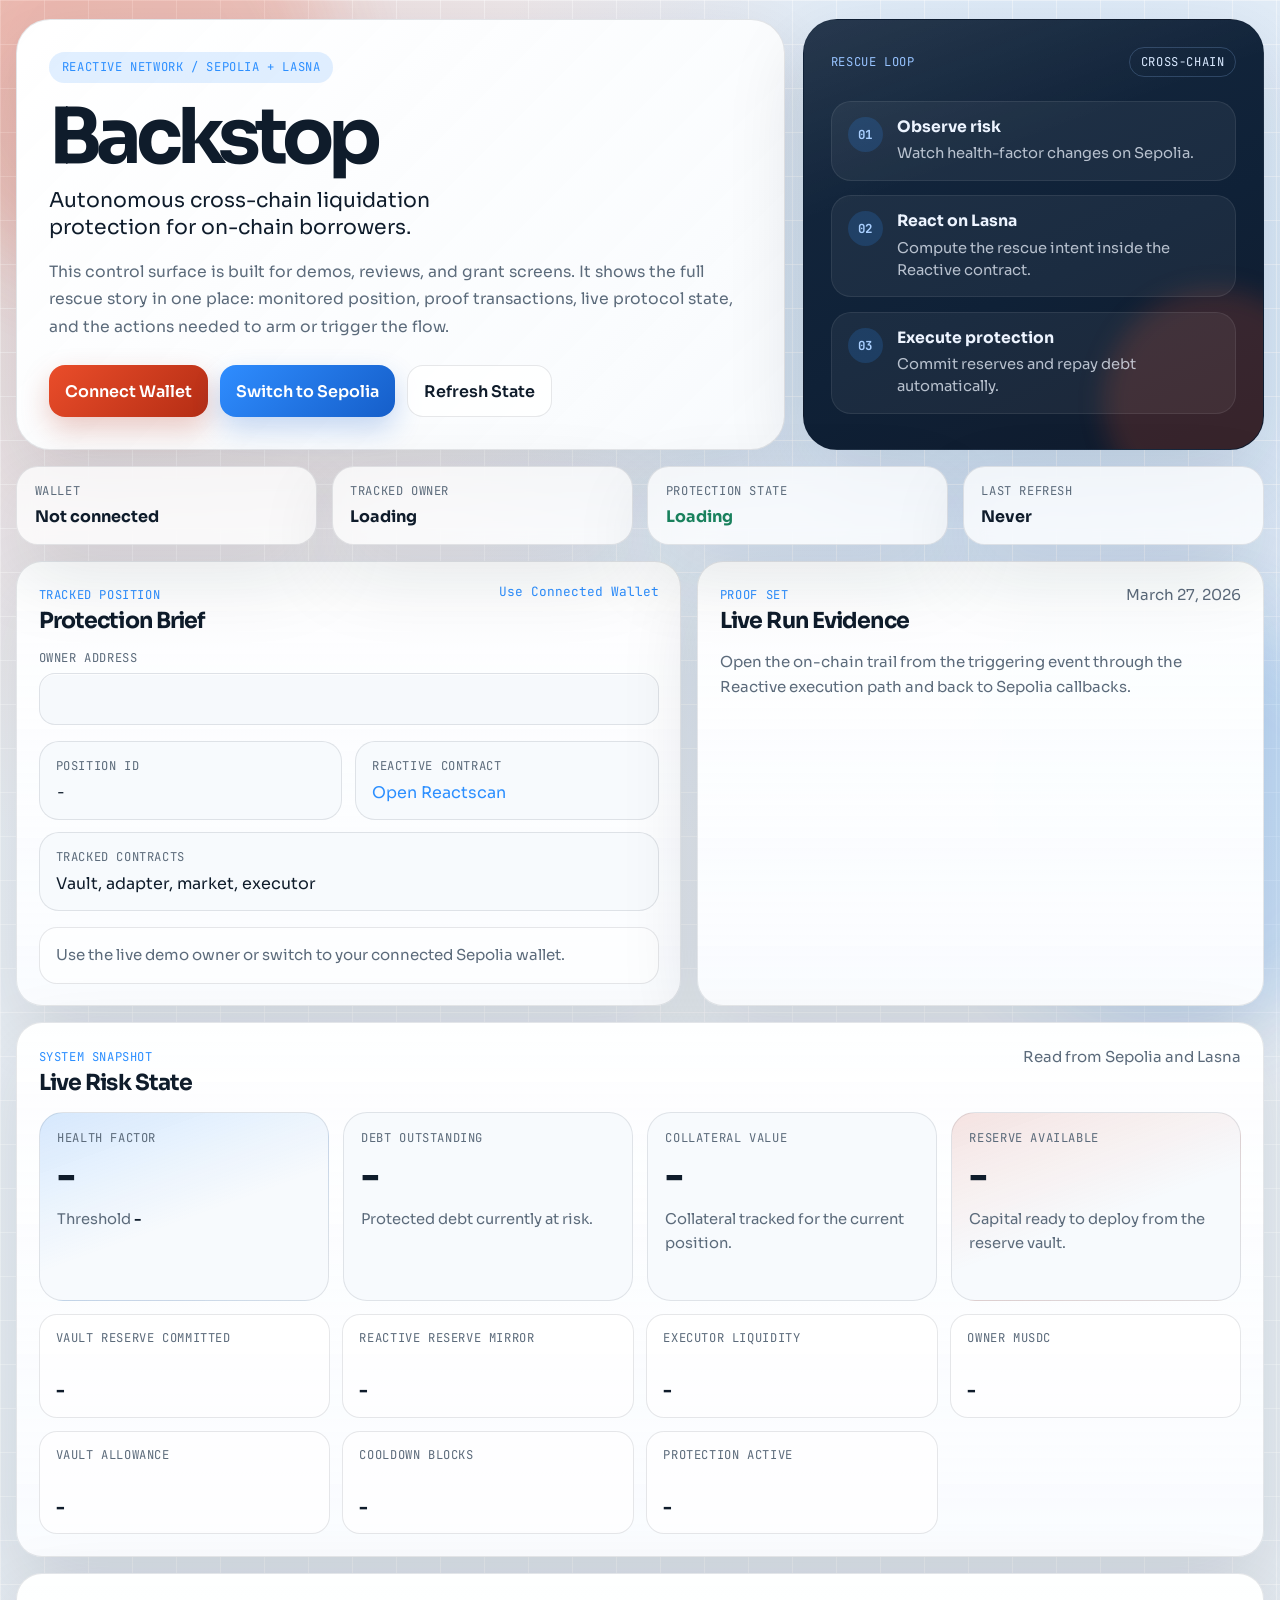
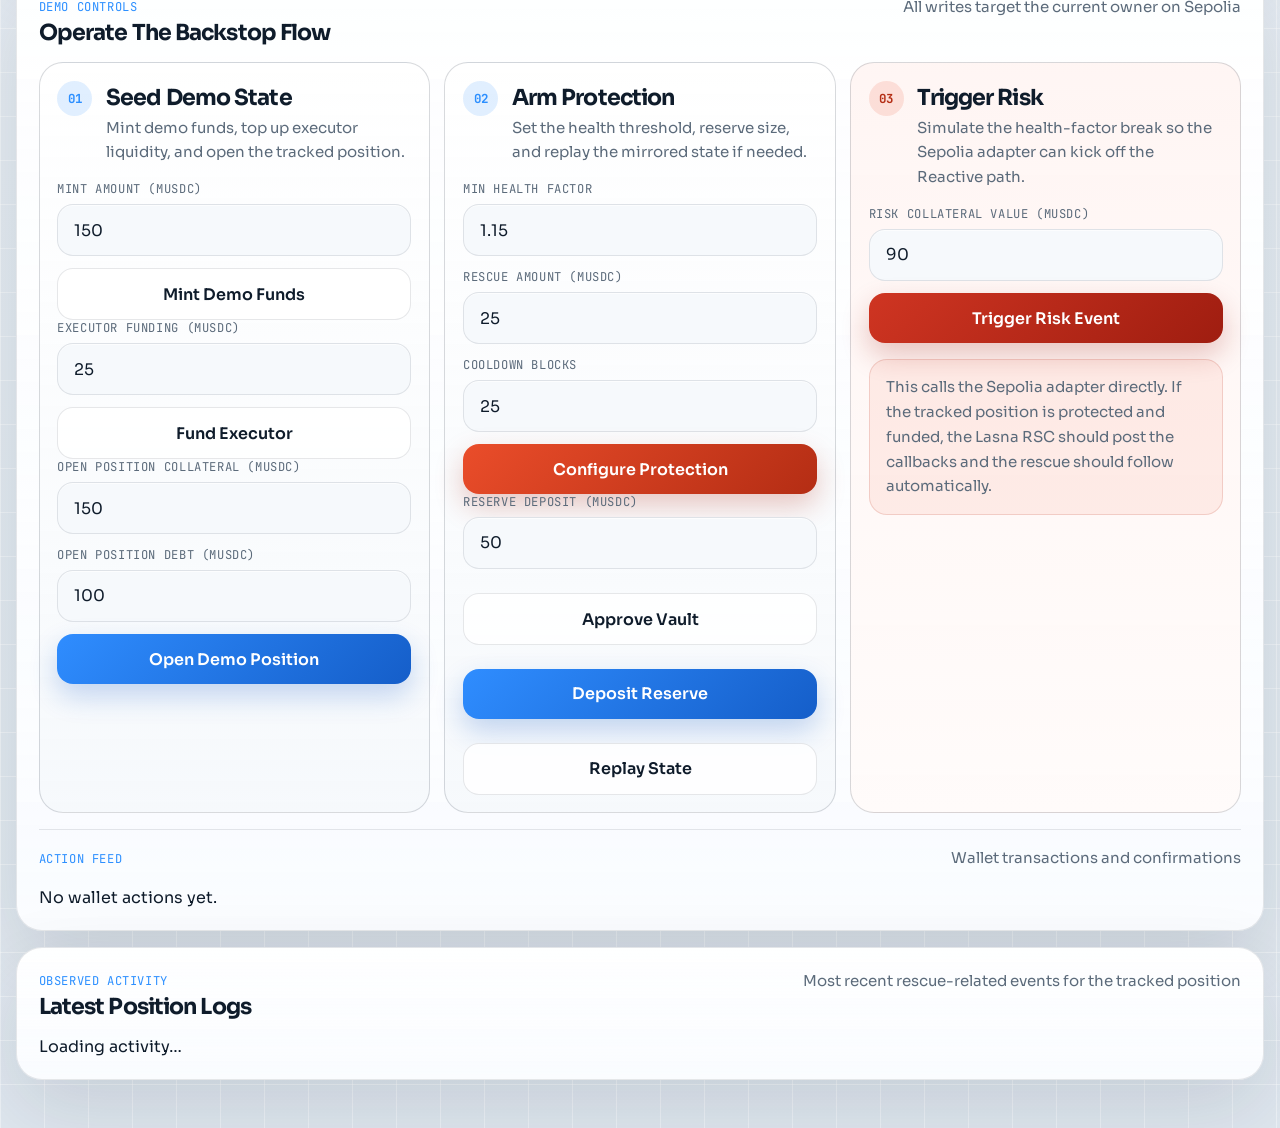
<file: src/demos/backstop/ui/index.html>
<!doctype html>
<html lang="en">
  <head>
    <meta charset="utf-8" />
    <meta
      name="viewport"
      content="width=device-width, initial-scale=1, viewport-fit=cover"
    />
    <title>Backstop Control Room</title>
    <meta
      name="description"
      content="Backstop demo dashboard for Sepolia and Reactive Lasna."
    />
    <link rel="preconnect" href="https://fonts.googleapis.com" />
    <link rel="preconnect" href="https://fonts.gstatic.com" crossorigin />
    <link
      href="https://fonts.googleapis.com/css2?family=Sora:wght@400;500;600;700&family=JetBrains+Mono:wght@400;500;700&display=swap"
      rel="stylesheet"
    />
    <link rel="stylesheet" href="./styles.css" />
  </head>
  <body>
    <div class="backdrop backdrop--north"></div>
    <div class="backdrop backdrop--south"></div>

    <div class="shell">
      <header class="masthead">
        <div class="masthead__copy">
          <div class="eyebrow">Reactive Network / Sepolia + Lasna</div>
          <h1>Backstop</h1>
          <p class="lead">
            Autonomous cross-chain liquidation protection for on-chain borrowers.
          </p>
          <p class="hero-text">
            This control surface is built for demos, reviews, and grant screens.
            It shows the full rescue story in one place: monitored position,
            proof transactions, live protocol state, and the actions needed to
            arm or trigger the flow.
          </p>

          <div class="hero-actions">
            <button id="connectWallet" class="button button--primary">
              Connect Wallet
            </button>
            <button id="switchSepolia" class="button button--secondary">
              Switch to Sepolia
            </button>
            <button id="refreshState" class="button button--ghost">
              Refresh State
            </button>
          </div>
        </div>

        <div class="signal-card">
          <div class="signal-card__header">
            <span class="signal-card__label">Rescue Loop</span>
            <span class="signal-card__network">Cross-chain</span>
          </div>
          <div class="signal-flow">
            <div class="signal-flow__step">
              <span class="signal-flow__index">01</span>
              <div>
                <strong>Observe risk</strong>
                <p>Watch health-factor changes on Sepolia.</p>
              </div>
            </div>
            <div class="signal-flow__step">
              <span class="signal-flow__index">02</span>
              <div>
                <strong>React on Lasna</strong>
                <p>Compute the rescue intent inside the Reactive contract.</p>
              </div>
            </div>
            <div class="signal-flow__step">
              <span class="signal-flow__index">03</span>
              <div>
                <strong>Execute protection</strong>
                <p>Commit reserves and repay debt automatically.</p>
              </div>
            </div>
          </div>
        </div>
      </header>

      <section class="status-strip">
        <article class="status-card">
          <span class="status-card__label">Wallet</span>
          <strong id="walletAddress" class="status-card__value">Not connected</strong>
        </article>
        <article class="status-card">
          <span class="status-card__label">Tracked Owner</span>
          <strong id="trackedOwnerBadge" class="status-card__value">Loading</strong>
        </article>
        <article class="status-card">
          <span class="status-card__label">Protection State</span>
          <strong id="healthBadge" class="status-card__value status-safe">Loading</strong>
        </article>
        <article class="status-card">
          <span class="status-card__label">Last Refresh</span>
          <strong id="lastRefresh" class="status-card__value">Never</strong>
        </article>
      </section>

      <main class="layout">
        <section class="panel panel--position">
          <div class="panel__header">
            <div>
              <span class="panel__eyebrow">Tracked Position</span>
              <h2>Protection Brief</h2>
            </div>
            <button id="useConnectedWallet" class="text-button">
              Use Connected Wallet
            </button>
          </div>

          <label class="field">
            <span>Owner Address</span>
            <input
              id="ownerAddressInput"
              type="text"
              spellcheck="false"
              autocomplete="off"
            />
          </label>

          <div class="brief-grid">
            <article class="brief-card">
              <span>Position ID</span>
              <code id="positionIdValue">-</code>
            </article>
            <article class="brief-card">
              <span>Reactive Contract</span>
              <a
                id="reactiveContractLink"
                href="#"
                target="_blank"
                rel="noreferrer"
              >
                Open Reactscan
              </a>
            </article>
            <article class="brief-card brief-card--wide">
              <span>Tracked Contracts</span>
              <div id="contractSummary" class="brief-card__summary">
                Vault, adapter, market, executor
              </div>
            </article>
          </div>

          <div id="ownerHint" class="note">
            Use the live demo owner or switch to your connected Sepolia wallet.
          </div>
        </section>

        <section class="panel panel--proof">
          <div class="panel__header">
            <div>
              <span class="panel__eyebrow">Proof Set</span>
              <h2>Live Run Evidence</h2>
            </div>
            <span class="subtle">March 27, 2026</span>
          </div>

          <p class="panel-copy">
            Open the on-chain trail from the triggering event through the
            Reactive execution path and back to Sepolia callbacks.
          </p>

          <div id="proofLinks" class="proof-list"></div>
        </section>

        <section class="panel panel--wide">
          <div class="panel__header">
            <div>
              <span class="panel__eyebrow">System Snapshot</span>
              <h2>Live Risk State</h2>
            </div>
            <span class="subtle">Read from Sepolia and Lasna</span>
          </div>

          <div class="snapshot-grid">
            <article class="snapshot-card snapshot-card--primary">
              <span class="snapshot-card__label">Health Factor</span>
              <strong id="metricHealthFactor" class="snapshot-card__value">-</strong>
              <p>
                Threshold
                <span id="metricMinHealthFactor" class="snapshot-card__inline">-</span>
              </p>
            </article>

            <article class="snapshot-card">
              <span class="snapshot-card__label">Debt Outstanding</span>
              <strong id="metricDebtOutstanding" class="snapshot-card__value">-</strong>
              <p>Protected debt currently at risk.</p>
            </article>

            <article class="snapshot-card">
              <span class="snapshot-card__label">Collateral Value</span>
              <strong id="metricCollateralValue" class="snapshot-card__value">-</strong>
              <p>Collateral tracked for the current position.</p>
            </article>

            <article class="snapshot-card snapshot-card--accent">
              <span class="snapshot-card__label">Reserve Available</span>
              <strong id="metricReserveAvailable" class="snapshot-card__value">-</strong>
              <p>Capital ready to deploy from the reserve vault.</p>
            </article>
          </div>

          <div class="detail-grid">
            <article class="detail-card">
              <span class="detail-card__label">Vault Reserve Committed</span>
              <strong id="metricReserveCommitted">-</strong>
            </article>
            <article class="detail-card">
              <span class="detail-card__label">Reactive Reserve Mirror</span>
              <strong id="metricReactiveReserve">-</strong>
            </article>
            <article class="detail-card">
              <span class="detail-card__label">Executor Liquidity</span>
              <strong id="metricExecutorLiquidity">-</strong>
            </article>
            <article class="detail-card">
              <span class="detail-card__label">Owner mUSDC</span>
              <strong id="metricOwnerBalance">-</strong>
            </article>
            <article class="detail-card">
              <span class="detail-card__label">Vault Allowance</span>
              <strong id="metricVaultAllowance">-</strong>
            </article>
            <article class="detail-card">
              <span class="detail-card__label">Cooldown Blocks</span>
              <strong id="metricCooldown">-</strong>
            </article>
            <article class="detail-card">
              <span class="detail-card__label">Protection Active</span>
              <strong id="metricProtectionActive">-</strong>
            </article>
          </div>
        </section>

        <section class="panel panel--wide">
          <div class="panel__header">
            <div>
              <span class="panel__eyebrow">Demo Controls</span>
              <h2>Operate The Backstop Flow</h2>
            </div>
            <span class="subtle">All writes target the current owner on Sepolia</span>
          </div>

          <div class="action-layout">
            <section class="action-card">
              <div class="action-card__top">
                <span class="action-card__index">01</span>
                <div>
                  <h3>Seed Demo State</h3>
                  <p>Mint demo funds, top up executor liquidity, and open the tracked position.</p>
                </div>
              </div>

              <label class="field">
                <span>Mint Amount (mUSDC)</span>
                <input id="mintAmountInput" type="text" value="150" />
              </label>
              <button id="mintDemoFunds" class="button button--ghost">
                Mint Demo Funds
              </button>

              <label class="field">
                <span>Executor Funding (mUSDC)</span>
                <input id="executorFundingInput" type="text" value="25" />
              </label>
              <button id="fundExecutor" class="button button--ghost">
                Fund Executor
              </button>

              <label class="field">
                <span>Open Position Collateral (mUSDC)</span>
                <input id="openCollateralInput" type="text" value="150" />
              </label>
              <label class="field">
                <span>Open Position Debt (mUSDC)</span>
                <input id="openDebtInput" type="text" value="100" />
              </label>
              <button id="openPosition" class="button button--secondary">
                Open Demo Position
              </button>
            </section>

            <section class="action-card">
              <div class="action-card__top">
                <span class="action-card__index">02</span>
                <div>
                  <h3>Arm Protection</h3>
                  <p>Set the health threshold, reserve size, and replay the mirrored state if needed.</p>
                </div>
              </div>

              <label class="field">
                <span>Min Health Factor</span>
                <input id="minHealthFactorInput" type="text" value="1.15" />
              </label>
              <label class="field">
                <span>Rescue Amount (mUSDC)</span>
                <input id="rescueAmountInput" type="text" value="25" />
              </label>
              <label class="field">
                <span>Cooldown Blocks</span>
                <input id="cooldownBlocksInput" type="number" value="25" />
              </label>
              <button id="configureProtection" class="button button--primary">
                Configure Protection
              </button>

              <label class="field">
                <span>Reserve Deposit (mUSDC)</span>
                <input id="reserveDepositInput" type="text" value="50" />
              </label>
              <div class="button-stack">
                <button id="approveVault" class="button button--ghost">
                  Approve Vault
                </button>
                <button id="depositReserve" class="button button--secondary">
                  Deposit Reserve
                </button>
                <button id="replayState" class="button button--ghost">
                  Replay State
                </button>
              </div>
            </section>

            <section class="action-card action-card--danger">
              <div class="action-card__top">
                <span class="action-card__index">03</span>
                <div>
                  <h3>Trigger Risk</h3>
                  <p>
                    Simulate the health-factor break so the Sepolia adapter can kick off the Reactive path.
                  </p>
                </div>
              </div>

              <label class="field">
                <span>Risk Collateral Value (mUSDC)</span>
                <input id="riskCollateralInput" type="text" value="90" />
              </label>
              <button id="triggerRisk" class="button button--danger">
                Trigger Risk Event
              </button>

              <div class="note note--warning">
                This calls the Sepolia adapter directly. If the tracked position is
                protected and funded, the Lasna RSC should post the callbacks and
                the rescue should follow automatically.
              </div>
            </section>
          </div>

          <div class="feed-shell">
            <div class="feed-shell__header">
              <span class="panel__eyebrow">Action Feed</span>
              <span class="subtle">Wallet transactions and confirmations</span>
            </div>
            <div id="actionFeed" class="action-feed">No wallet actions yet.</div>
          </div>
        </section>

        <section class="panel panel--wide">
          <div class="panel__header">
            <div>
              <span class="panel__eyebrow">Observed Activity</span>
              <h2>Latest Position Logs</h2>
            </div>
            <span class="subtle">Most recent rescue-related events for the tracked position</span>
          </div>

          <div id="activityFeed" class="activity-feed">Loading activity…</div>
        </section>
      </main>
    </div>

    <script type="module" src="./app.js"></script>
  </body>
</html>
</file>
<file: src/demos/backstop/ui/styles.css>
:root {
  --bg: #dbe4ec;
  --canvas: #f5f7fa;
  --panel: rgba(251, 253, 255, 0.9);
  --panel-strong: #ffffff;
  --panel-dark: #0f2137;
  --ink: #0f1c2b;
  --muted: #5c6b7b;
  --line: rgba(15, 28, 43, 0.1);
  --line-strong: rgba(15, 28, 43, 0.16);
  --accent: #ea4d2a;
  --accent-deep: #b42d14;
  --accent-soft: rgba(234, 77, 42, 0.14);
  --signal: #2c8fff;
  --signal-soft: rgba(44, 143, 255, 0.14);
  --safe: #19815d;
  --watch: #9d6a00;
  --danger: #b42318;
  --shadow-lg: 0 28px 80px rgba(15, 28, 43, 0.12);
  --shadow-md: 0 12px 34px rgba(15, 28, 43, 0.1);
  --radius-xl: 34px;
  --radius-lg: 26px;
  --radius-md: 18px;
}

* {
  box-sizing: border-box;
}

html {
  min-height: 100%;
  background:
    radial-gradient(circle at top left, rgba(234, 77, 42, 0.18), transparent 28%),
    radial-gradient(circle at 82% 12%, rgba(44, 143, 255, 0.16), transparent 24%),
    linear-gradient(180deg, #edf2f7 0%, #dfe7ef 100%);
}

body {
  margin: 0;
  min-height: 100vh;
  color: var(--ink);
  font-family: "Sora", sans-serif;
  background-image:
    linear-gradient(rgba(255, 255, 255, 0.42) 1px, transparent 1px),
    linear-gradient(90deg, rgba(255, 255, 255, 0.42) 1px, transparent 1px);
  background-size: 44px 44px;
}

a {
  color: inherit;
}

button,
input {
  font: inherit;
}

code {
  font-family: "JetBrains Mono", monospace;
}

.backdrop {
  position: fixed;
  z-index: 0;
  width: 26rem;
  height: 26rem;
  border-radius: 999px;
  filter: blur(40px);
  opacity: 0.75;
  pointer-events: none;
}

.backdrop--north {
  top: -8rem;
  left: -5rem;
  background: rgba(234, 77, 42, 0.28);
}

.backdrop--south {
  right: -7rem;
  bottom: -8rem;
  background: rgba(44, 143, 255, 0.24);
}

.shell {
  position: relative;
  z-index: 1;
  width: min(1360px, calc(100vw - 2rem));
  margin: 0 auto;
  padding: 1.2rem 0 3rem;
}

.masthead {
  display: grid;
  grid-template-columns: minmax(0, 1.25fr) minmax(320px, 0.75fr);
  gap: 1.1rem;
  align-items: stretch;
}

.masthead__copy,
.signal-card,
.panel,
.status-card {
  border: 1px solid var(--line);
  box-shadow: var(--shadow-lg);
}

.masthead__copy {
  padding: 2rem;
  border-radius: var(--radius-xl);
  background:
    linear-gradient(135deg, rgba(255, 255, 255, 0.92), rgba(247, 250, 253, 0.84)),
    var(--panel-strong);
}

.eyebrow,
.panel__eyebrow,
.status-card__label,
.signal-card__label,
.signal-card__network,
.field span,
.detail-card__label,
.snapshot-card__label,
.brief-card span {
  font-family: "JetBrains Mono", monospace;
  font-size: 0.76rem;
  letter-spacing: 0.05em;
  text-transform: uppercase;
}

.eyebrow {
  display: inline-flex;
  align-items: center;
  gap: 0.5rem;
  padding: 0.45rem 0.8rem;
  border-radius: 999px;
  background: var(--signal-soft);
  color: var(--signal);
}

.masthead h1 {
  margin: 1.2rem 0 0;
  font-size: clamp(3.25rem, 6vw, 5.6rem);
  line-height: 0.92;
  letter-spacing: -0.08em;
}

.lead {
  width: min(30rem, 100%);
  margin: 0.9rem 0 0;
  font-size: 1.28rem;
  line-height: 1.35;
  color: var(--ink);
}

.hero-text {
  width: min(43rem, 100%);
  margin: 1.05rem 0 0;
  color: var(--muted);
  font-size: 0.98rem;
  line-height: 1.75;
}

.hero-actions {
  display: flex;
  gap: 0.75rem;
  flex-wrap: wrap;
  margin-top: 1.5rem;
}

.signal-card {
  position: relative;
  overflow: hidden;
  padding: 1.7rem;
  border-radius: var(--radius-xl);
  color: #edf4ff;
  background:
    linear-gradient(160deg, rgba(255, 255, 255, 0.08), transparent 34%),
    linear-gradient(155deg, #15283f 0%, #0f2137 58%, #111b2c 100%);
}

.signal-card::after {
  content: "";
  position: absolute;
  inset: auto -4rem -4rem auto;
  width: 14rem;
  height: 14rem;
  border-radius: 999px;
  background: rgba(234, 77, 42, 0.18);
  filter: blur(12px);
}

.signal-card__header {
  display: flex;
  justify-content: space-between;
  gap: 1rem;
  align-items: center;
}

.signal-card__label {
  color: #97c3ff;
}

.signal-card__network {
  padding: 0.35rem 0.65rem;
  border: 1px solid rgba(151, 195, 255, 0.22);
  border-radius: 999px;
  color: #d9e9ff;
}

.signal-flow {
  display: grid;
  gap: 0.9rem;
  margin-top: 1.5rem;
}

.signal-flow__step {
  position: relative;
  z-index: 1;
  display: grid;
  grid-template-columns: auto 1fr;
  gap: 0.9rem;
  align-items: start;
  padding: 0.95rem 1rem;
  border: 1px solid rgba(255, 255, 255, 0.08);
  border-radius: 20px;
  background: rgba(255, 255, 255, 0.05);
}

.signal-flow__index,
.action-card__index {
  display: inline-flex;
  align-items: center;
  justify-content: center;
  min-width: 2.2rem;
  height: 2.2rem;
  border-radius: 999px;
  font-family: "JetBrains Mono", monospace;
  font-size: 0.78rem;
  font-weight: 700;
}

.signal-flow__index {
  background: rgba(44, 143, 255, 0.18);
  color: #a9cfff;
}

.signal-flow__step strong {
  display: block;
  font-size: 0.98rem;
}

.signal-flow__step p {
  margin: 0.35rem 0 0;
  color: rgba(237, 244, 255, 0.74);
  font-size: 0.92rem;
  line-height: 1.5;
}

.status-strip {
  display: grid;
  grid-template-columns: repeat(4, minmax(0, 1fr));
  gap: 0.9rem;
  margin-top: 1rem;
}

.status-card {
  padding: 1rem 1.1rem;
  border-radius: 22px;
  background: rgba(255, 255, 255, 0.75);
  backdrop-filter: blur(10px);
}

.status-card__label {
  display: block;
  color: var(--muted);
}

.status-card__value {
  display: block;
  margin-top: 0.45rem;
  font-size: 1rem;
  line-height: 1.35;
}

.status-safe {
  color: var(--safe);
}

.status-watch {
  color: var(--watch);
}

.status-danger {
  color: var(--danger);
}

.layout {
  display: grid;
  grid-template-columns: minmax(0, 1.08fr) minmax(330px, 0.92fr);
  gap: 1rem;
  margin-top: 1rem;
}

.panel {
  padding: 1.35rem;
  border-radius: var(--radius-lg);
  background:
    linear-gradient(180deg, rgba(255, 255, 255, 0.76), rgba(250, 252, 255, 0.92)),
    var(--panel);
}

.panel--wide {
  grid-column: 1 / -1;
}

.panel__header {
  display: flex;
  justify-content: space-between;
  align-items: start;
  gap: 1rem;
  margin-bottom: 1rem;
}

.panel__header h2,
.action-card h3 {
  margin: 0.18rem 0 0;
  font-size: 1.38rem;
  letter-spacing: -0.04em;
}

.panel__eyebrow {
  color: var(--signal);
}

.panel-copy,
.subtle,
.note,
.action-card p {
  color: var(--muted);
  font-size: 0.94rem;
  line-height: 1.65;
}

.field {
  display: flex;
  flex-direction: column;
  gap: 0.42rem;
}

.field + .field {
  margin-top: 0.8rem;
}

.field span {
  color: var(--muted);
}

.field input {
  width: 100%;
  padding: 0.92rem 1rem;
  border: 1px solid var(--line);
  border-radius: 16px;
  background: rgba(246, 249, 252, 0.95);
  color: var(--ink);
  box-shadow: inset 0 1px 0 rgba(255, 255, 255, 0.6);
}

.field input:focus {
  outline: 2px solid rgba(44, 143, 255, 0.18);
  border-color: rgba(44, 143, 255, 0.4);
}

.button,
.text-button {
  border: 0;
  border-radius: 16px;
  cursor: pointer;
  transition: transform 160ms ease, box-shadow 160ms ease, opacity 160ms ease,
    border-color 160ms ease;
}

.button {
  padding: 0.9rem 1rem;
  font-weight: 600;
}

.button:hover,
.text-button:hover {
  transform: translateY(-1px);
}

.button:disabled,
.text-button:disabled {
  opacity: 0.5;
  cursor: not-allowed;
  transform: none;
}

.button--primary {
  color: white;
  background: linear-gradient(135deg, var(--accent), var(--accent-deep));
  box-shadow: 0 12px 28px rgba(180, 45, 20, 0.25);
}

.button--secondary {
  color: white;
  background: linear-gradient(135deg, #2f8dff, #155ec9);
  box-shadow: 0 12px 28px rgba(21, 94, 201, 0.24);
}

.button--ghost {
  color: var(--ink);
  background: rgba(255, 255, 255, 0.82);
  border: 1px solid var(--line);
}

.button--danger {
  color: white;
  background: linear-gradient(135deg, #cf3522, #9f1d10);
  box-shadow: 0 12px 28px rgba(159, 29, 16, 0.24);
}

.text-button {
  padding: 0;
  background: transparent;
  color: var(--signal);
  font-family: "JetBrains Mono", monospace;
  font-size: 0.8rem;
}

.brief-grid {
  display: grid;
  grid-template-columns: repeat(2, minmax(0, 1fr));
  gap: 0.8rem;
  margin-top: 1rem;
}

.brief-card {
  padding: 1rem;
  border: 1px solid var(--line);
  border-radius: 20px;
  background: rgba(247, 250, 253, 0.94);
}

.brief-card--wide {
  grid-column: 1 / -1;
}

.brief-card span {
  display: block;
  color: var(--muted);
}

.brief-card code,
.brief-card a,
.brief-card__summary {
  display: block;
  margin-top: 0.45rem;
  color: var(--ink);
  text-decoration: none;
  word-break: break-word;
}

.brief-card a {
  color: var(--signal);
}

.note {
  margin-top: 1rem;
  padding: 0.95rem 1rem;
  border: 1px solid var(--line);
  border-radius: 18px;
  background: rgba(255, 255, 255, 0.62);
}

.note--warning {
  border-color: rgba(180, 45, 20, 0.16);
  background: rgba(234, 77, 42, 0.08);
}

.proof-list {
  display: grid;
  gap: 0.8rem;
  margin-top: 1rem;
}

.proof-link {
  display: grid;
  grid-template-columns: 1fr auto;
  gap: 0.75rem;
  align-items: center;
  padding: 0.95rem 1rem;
  border: 1px solid var(--line);
  border-radius: 20px;
  background: rgba(247, 250, 253, 0.9);
  text-decoration: none;
}

.proof-link:hover {
  border-color: rgba(44, 143, 255, 0.28);
  box-shadow: var(--shadow-md);
}

.proof-link__label {
  font-weight: 600;
}

.proof-link__hash {
  color: var(--muted);
  font-family: "JetBrains Mono", monospace;
  font-size: 0.82rem;
}

.snapshot-grid {
  display: grid;
  grid-template-columns: repeat(4, minmax(0, 1fr));
  gap: 0.85rem;
}

.snapshot-card {
  min-height: 11.8rem;
  padding: 1.1rem;
  border: 1px solid var(--line);
  border-radius: 24px;
  background: rgba(247, 250, 253, 0.95);
}

.snapshot-card--primary {
  background:
    linear-gradient(160deg, rgba(44, 143, 255, 0.16), transparent 55%),
    rgba(247, 250, 253, 0.98);
}

.snapshot-card--accent {
  background:
    linear-gradient(160deg, rgba(234, 77, 42, 0.13), transparent 55%),
    rgba(247, 250, 253, 0.98);
}

.snapshot-card__label {
  display: block;
  color: var(--muted);
}

.snapshot-card__value {
  display: block;
  margin-top: 0.7rem;
  font-size: clamp(1.65rem, 3vw, 2.3rem);
  line-height: 1;
  letter-spacing: -0.05em;
}

.snapshot-card p {
  margin: 0.85rem 0 0;
  color: var(--muted);
  font-size: 0.92rem;
  line-height: 1.6;
}

.snapshot-card__inline {
  color: var(--ink);
  font-weight: 600;
}

.detail-grid {
  display: grid;
  grid-template-columns: repeat(4, minmax(0, 1fr));
  gap: 0.8rem;
  margin-top: 0.85rem;
}

.detail-card {
  padding: 0.95rem 1rem;
  border: 1px solid var(--line);
  border-radius: 18px;
  background: rgba(255, 255, 255, 0.76);
}

.detail-card__label {
  display: block;
  min-height: 2.6rem;
  color: var(--muted);
}

.detail-card strong {
  display: block;
  margin-top: 0.45rem;
  font-size: 1.08rem;
  line-height: 1.3;
}

.action-layout {
  display: grid;
  grid-template-columns: repeat(3, minmax(0, 1fr));
  gap: 0.9rem;
}

.action-card {
  padding: 1.1rem;
  border: 1px solid var(--line-strong);
  border-radius: 24px;
  background:
    linear-gradient(180deg, rgba(255, 255, 255, 0.84), rgba(246, 249, 252, 0.98)),
    var(--panel-strong);
}

.action-card--danger {
  background:
    linear-gradient(180deg, rgba(255, 245, 243, 0.94), rgba(255, 251, 250, 0.98)),
    var(--panel-strong);
}

.action-card__top {
  display: grid;
  grid-template-columns: auto 1fr;
  gap: 0.85rem;
  align-items: start;
  margin-bottom: 1rem;
}

.action-card__index {
  background: rgba(44, 143, 255, 0.14);
  color: var(--signal);
}

.action-card--danger .action-card__index {
  background: var(--accent-soft);
  color: var(--accent-deep);
}

.action-card p {
  margin: 0.3rem 0 0;
}

.action-card .button {
  width: 100%;
  margin-top: 0.75rem;
}

.button-stack {
  display: grid;
  gap: 0.75rem;
  margin-top: 0.75rem;
}

.feed-shell {
  margin-top: 1rem;
  padding-top: 1rem;
  border-top: 1px solid var(--line);
}

.feed-shell__header {
  display: flex;
  justify-content: space-between;
  gap: 1rem;
  align-items: center;
}

.action-feed,
.activity-feed {
  display: grid;
  gap: 0.8rem;
  margin-top: 1rem;
}

.feed-item {
  padding: 0.95rem 1rem;
  border: 1px solid var(--line);
  border-radius: 18px;
  background: rgba(247, 250, 253, 0.94);
}

.feed-item__title {
  display: flex;
  justify-content: space-between;
  gap: 1rem;
  margin-bottom: 0.45rem;
  font-weight: 600;
}

.feed-item__meta {
  color: var(--muted);
  font-size: 0.93rem;
  line-height: 1.65;
}

.feed-item__meta a {
  color: var(--signal);
  text-decoration: none;
}

.feed-empty {
  padding: 1rem;
  border: 1px dashed rgba(15, 28, 43, 0.16);
  border-radius: 18px;
  color: var(--muted);
  background: rgba(255, 255, 255, 0.55);
}

@media (max-width: 1160px) {
  .masthead,
  .layout {
    grid-template-columns: 1fr;
  }

  .snapshot-grid,
  .detail-grid,
  .action-layout,
  .status-strip {
    grid-template-columns: repeat(2, minmax(0, 1fr));
  }
}

@media (max-width: 760px) {
  .shell {
    width: min(100vw - 1rem, 100%);
    padding-top: 0.55rem;
  }

  .masthead__copy,
  .signal-card,
  .panel {
    padding: 1.15rem;
    border-radius: 24px;
  }

  .hero-actions,
  .panel__header,
  .feed-shell__header,
  .proof-link,
  .feed-item__title {
    flex-direction: column;
    align-items: flex-start;
  }

  .status-strip,
  .brief-grid,
  .snapshot-grid,
  .detail-grid,
  .action-layout {
    grid-template-columns: 1fr;
  }

  .masthead h1 {
    font-size: clamp(2.75rem, 15vw, 4rem);
  }

  .lead {
    font-size: 1.08rem;
  }
}
</file>
